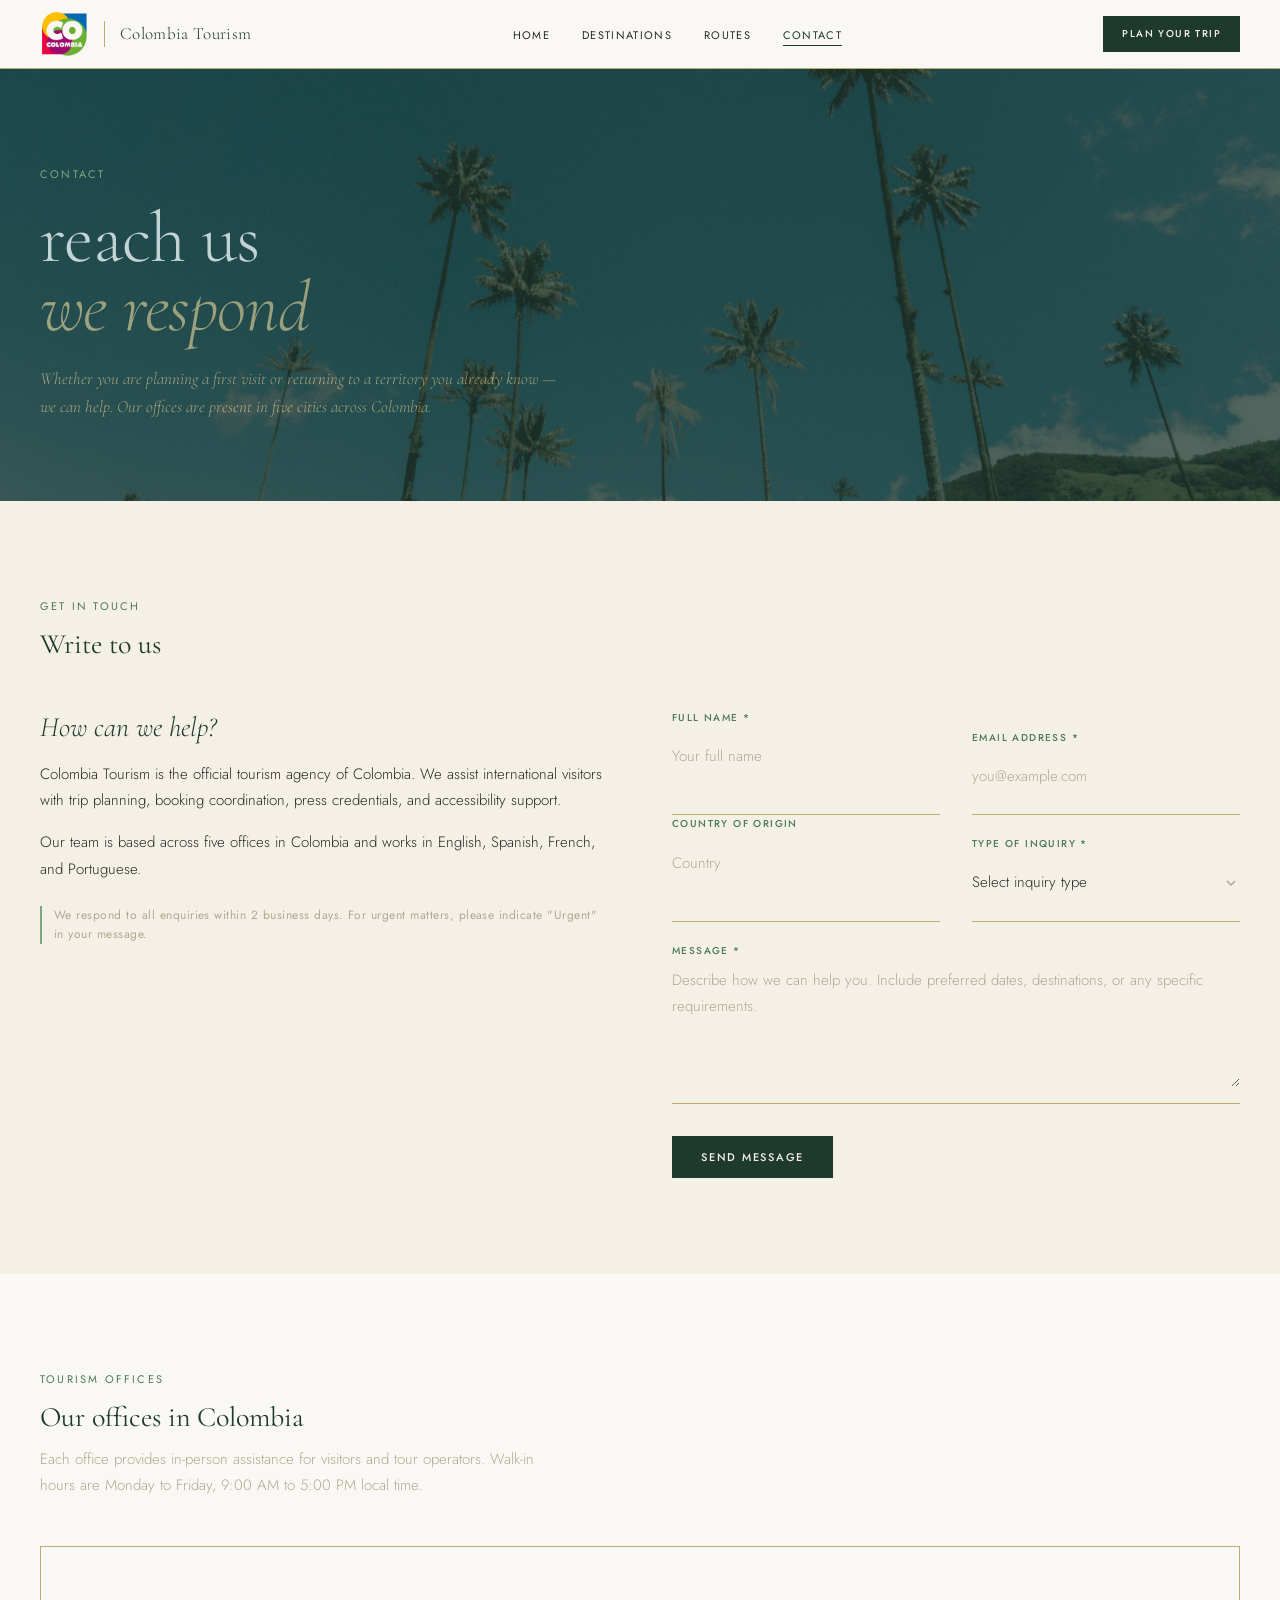
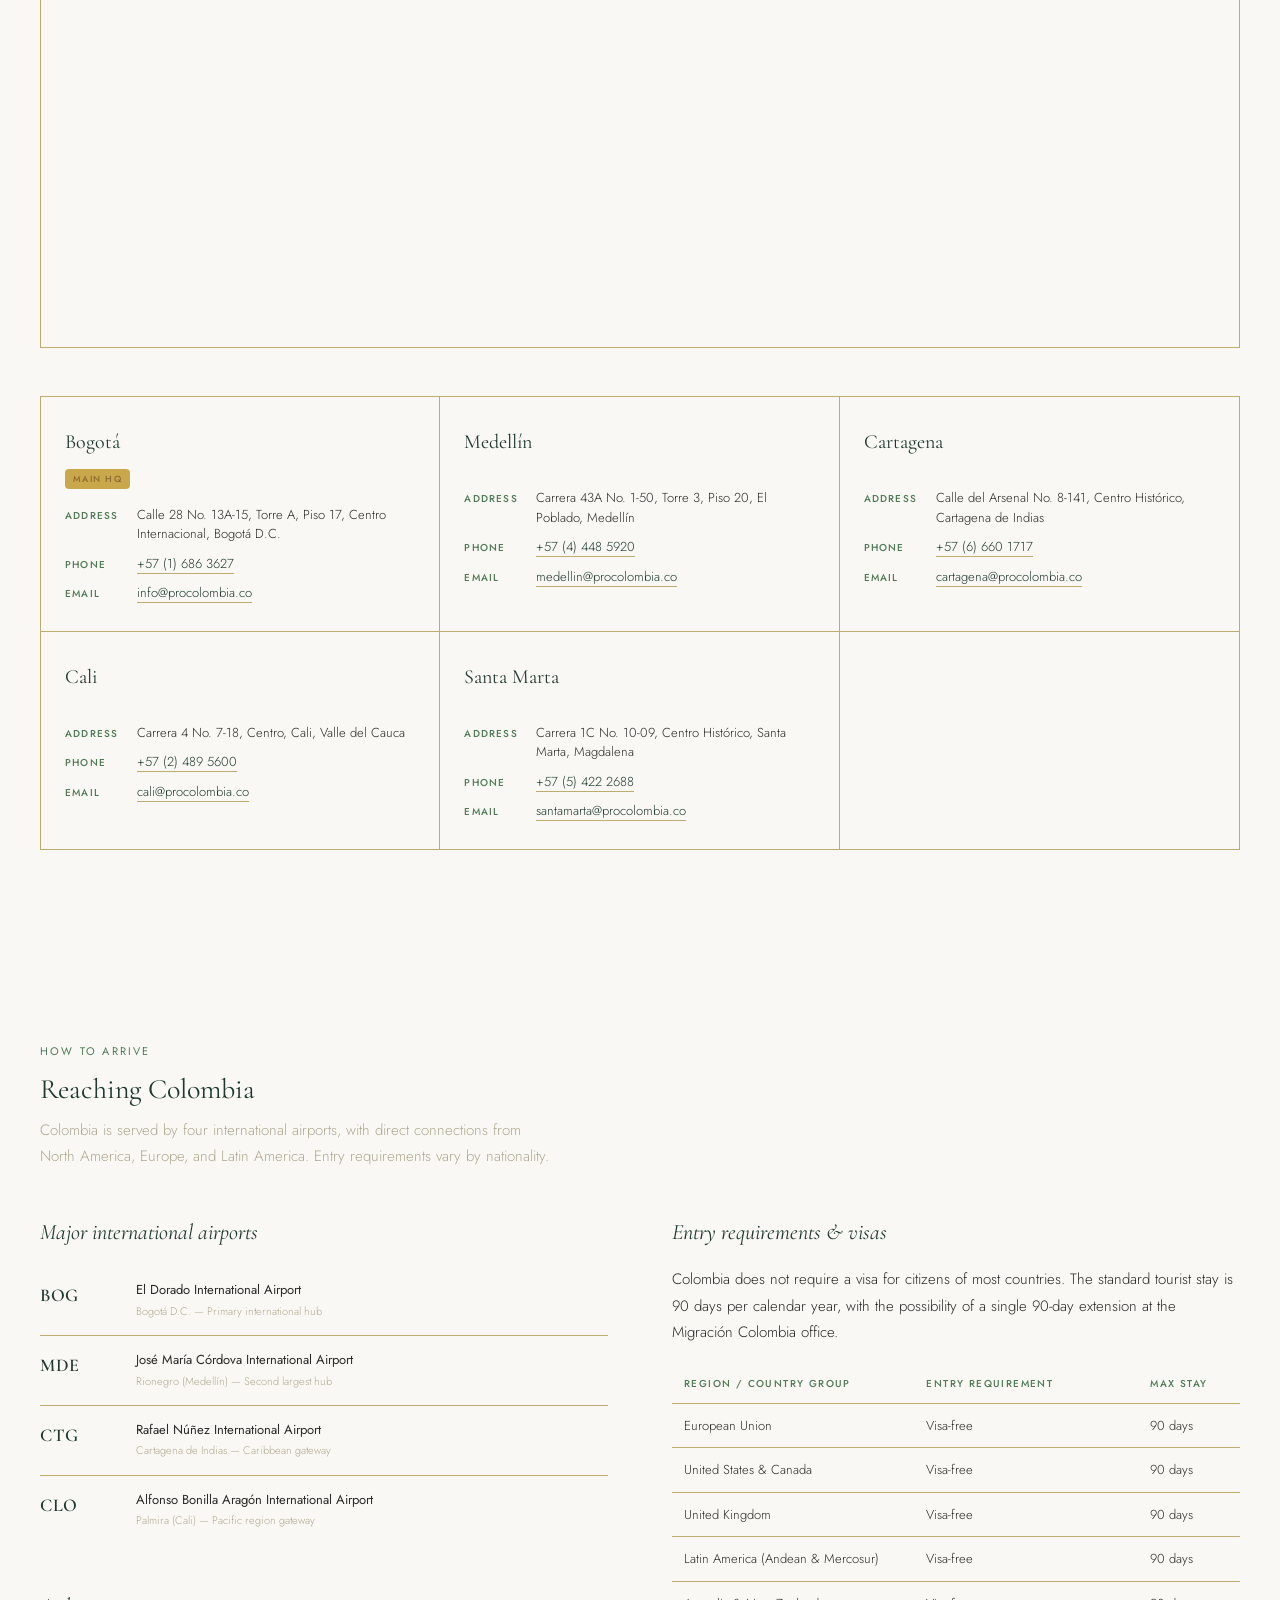
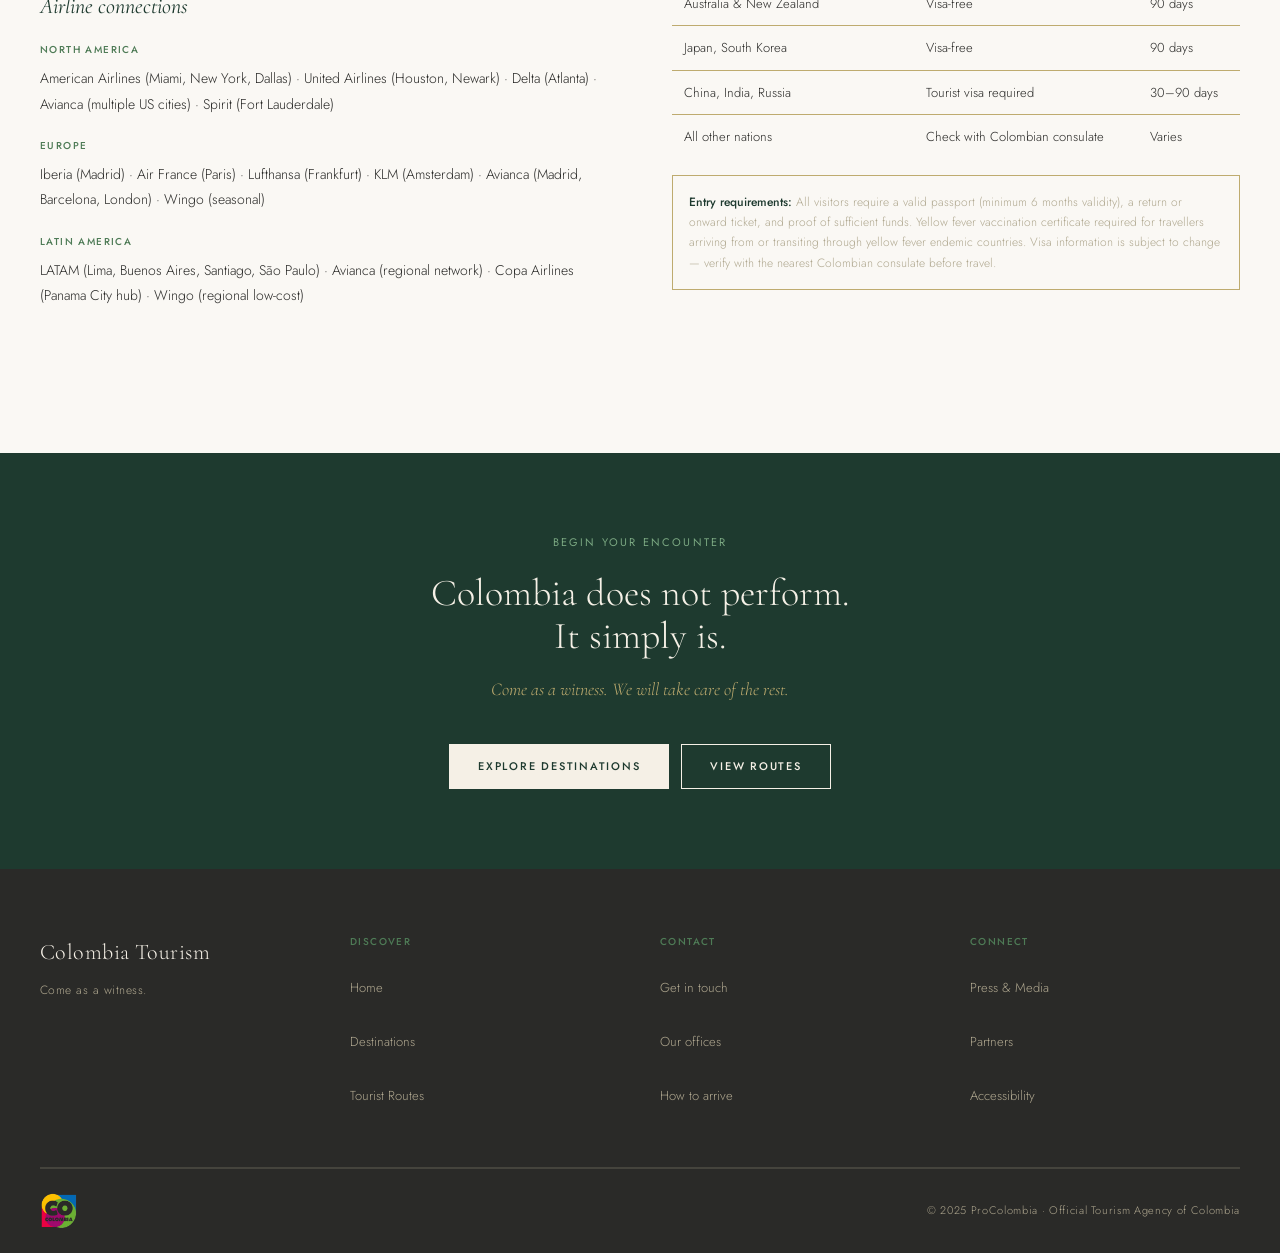
<file: contact.html>
<!DOCTYPE html>
<html lang="en">
<head>
<meta charset="UTF-8" />
<meta name="viewport" content="width=device-width, initial-scale=1.0" />
<title>Contact — CO Colombia Official Tourism</title>
<meta name="description" content="Contact Colombia's official tourism agency. Find our offices, plan your trip, and get practical travel information." />
<link rel="stylesheet" href="styles.css" />
</head>
<body>
<a href="#main" class="skip-link">Skip to main content</a>

<!-- Navigation -->
<nav class="site-nav" role="navigation" aria-label="Main navigation">
  <div class="nav-inner">
    <a href="index.html" class="nav-logo" aria-label="CO Colombia — Home">
      <img src="assets/Colombia_Marca.png" alt="CO Colombia official logo" />
      <div class="nav-logo-sep" aria-hidden="true"></div>
      <span class="nav-brand">Colombia Tourism</span>
    </a>
    <ul class="nav-links" role="list">
      <li><a href="index.html">Home</a></li>
      <li><a href="destinations.html">Destinations</a></li>
      <li><a href="routes.html">Routes</a></li>
      <li><a href="contact.html" aria-current="page">Contact</a></li>
    </ul>
    <a href="contact.html" class="nav-cta">Plan your trip</a>
    <label for="nav-toggle-c" class="nav-hamburger" aria-label="Toggle menu">
      <span></span><span></span><span></span>
    </label>
  </div>
  <input type="checkbox" id="nav-toggle-c" class="nav-toggle-input">
  <div class="nav-mobile-menu" id="mobile-menu-c" role="menu">
    <a href="index.html" role="menuitem">Home</a>
    <a href="destinations.html" role="menuitem">Destinations</a>
    <a href="routes.html" role="menuitem">Routes</a>
    <a href="contact.html" role="menuitem">Contact</a>
  </div>
</nav>

<main id="main">

<!-- Page hero -->
<header class="page-hero" aria-label="Contact page header">
  <div class="page-hero-bg" style="background-image:url('assets/photos/fondo_palmas_montanas.jpg'); background-position:center 60%; opacity:0.25;" aria-hidden="true"></div>
  <div class="container">
    <span class="eyebrow" style="color:var(--mist); margin-bottom:20px; position:relative; z-index:1;">Contact</span>
    <h1 class="page-hero-title">reach us<br/><em>we respond</em></h1>
    <p class="page-hero-sub">Whether you are planning a first visit or returning to a territory you already know — we can help. Our offices are present in five cities across Colombia.</p>
  </div>
</header>

<!-- ═══════════════════════════════════════════
     SECTION 1 — Contact Form
═══════════════════════════════════════════ -->
<section class="contact-section" aria-labelledby="form-heading" id="form">
  <div class="container">
    <span class="eyebrow">Get in touch</span>
    <h2 id="form-heading">Write to us</h2>

    <div class="form-grid">

      <aside class="form-aside">
        <h3>How can we help?</h3>
        <p>Colombia Tourism is the official tourism agency of Colombia. We assist international visitors with trip planning, booking coordination, press credentials, and accessibility support.</p>
        <p>Our team is based across five offices in Colombia and works in English, Spanish, French, and Portuguese.</p>
        <div class="response-note">
          We respond to all enquiries within 2 business days. For urgent matters, please indicate "Urgent" in your message.
        </div>
      </aside>

      <form class="contact-form" id="contact-form" aria-label="Contact form">

        <div class="form-row-two">
          <div class="field-group">
            <label class="field-label" for="full-name">Full name <span aria-hidden="true">*</span></label>
            <input class="field-input" type="text" id="full-name" name="full-name" autocomplete="name" placeholder="Your full name" required aria-required="true" minlength="2" />
          </div>
          <div class="field-group">
            <label class="field-label" for="email">Email address <span aria-hidden="true">*</span></label>
            <input class="field-input" type="email" id="email" name="email" autocomplete="email" placeholder="you@example.com" required aria-required="true" />
          </div>
        </div>

        <div class="form-row-two">
          <div class="field-group">
            <label class="field-label" for="country">Country of origin</label>
            <input class="field-input" type="text" id="country" name="country" autocomplete="country-name" placeholder="Country" />
          </div>
          <div class="field-group">
            <label class="field-label" for="inquiry-type">Type of inquiry <span aria-hidden="true">*</span></label>
            <select class="field-input" id="inquiry-type" name="inquiry-type" required aria-required="true">
              <option value="" disabled selected>Select inquiry type</option>
              <option value="general">General information</option>
              <option value="booking">Booking assistance</option>
              <option value="press">Press &amp; media</option>
              <option value="accessibility">Accessibility requests</option>
              <option value="other">Other</option>
            </select>
          </div>
        </div>

        <div class="field-group">
          <label class="field-label" for="message">Message <span aria-hidden="true">*</span></label>
          <textarea class="field-textarea" id="message" name="message" placeholder="Describe how we can help you. Include preferred dates, destinations, or any specific requirements." required aria-required="true" minlength="20"></textarea>
        </div>

        <div class="form-submit-row">
          <button type="submit" class="btn btn-primary">Send message</button>
        </div>

      </form>
    </div>
  </div>
</section>

<!-- ═══════════════════════════════════════════
     SECTION 2 — Offices
═══════════════════════════════════════════ -->
<section class="contact-section" aria-labelledby="offices-heading" id="offices">
  <div class="container">
    <span class="eyebrow">Tourism offices</span>
    <h2 id="offices-heading">Our offices in Colombia</h2>
    <p style="max-width:520px; margin-top:12px; color:var(--stone);">Each office provides in-person assistance for visitors and tour operators. Walk-in hours are Monday to Friday, 9:00 AM to 5:00 PM local time.</p>

    <!-- OpenStreetMap centred on Colombia -->
    <div class="map-container" aria-label="Map of Colombia showing office locations">
      <iframe
        src="https://www.openstreetmap.org/export/embed.html?bbox=-80.0%2C-5.0%2C-65.0%2C13.0&layer=mapnik&marker=4.6097%2C-74.0817"
        title="Map of Colombia — OpenStreetMap"
        loading="lazy"
        aria-label="Interactive map centred on Colombia"
      ></iframe>
    </div>

    <div class="offices-grid" role="list" aria-label="Office locations">

      <div class="office-card" role="listitem">
        <div class="office-city">Bogotá</div>
        <span class="office-badge">Main HQ</span>
        <div class="data-record">
          <div class="data-row"><span class="data-key">Address</span><span class="data-val">Calle 28 No. 13A-15, Torre A, Piso 17, Centro Internacional, Bogotá D.C.</span></div>
          <div class="data-row"><span class="data-key">Phone</span><span class="data-val"><a href="tel:+5716863627">+57 (1) 686 3627</a></span></div>
          <div class="data-row"><span class="data-key">Email</span><span class="data-val"><a href="mailto:info@procolombia.co">info@procolombia.co</a></span></div>
        </div>
      </div>

      <div class="office-card" role="listitem">
        <div class="office-city">Medellín</div>
        <div class="data-record" style="margin-top:28px;">
          <div class="data-row"><span class="data-key">Address</span><span class="data-val">Carrera 43A No. 1-50, Torre 3, Piso 20, El Poblado, Medellín</span></div>
          <div class="data-row"><span class="data-key">Phone</span><span class="data-val"><a href="tel:+5744485920">+57 (4) 448 5920</a></span></div>
          <div class="data-row"><span class="data-key">Email</span><span class="data-val"><a href="mailto:medellin@procolombia.co">medellin@procolombia.co</a></span></div>
        </div>
      </div>

      <div class="office-card" role="listitem">
        <div class="office-city">Cartagena</div>
        <div class="data-record" style="margin-top:28px;">
          <div class="data-row"><span class="data-key">Address</span><span class="data-val">Calle del Arsenal No. 8-141, Centro Histórico, Cartagena de Indias</span></div>
          <div class="data-row"><span class="data-key">Phone</span><span class="data-val"><a href="tel:+5766601717">+57 (6) 660 1717</a></span></div>
          <div class="data-row"><span class="data-key">Email</span><span class="data-val"><a href="mailto:cartagena@procolombia.co">cartagena@procolombia.co</a></span></div>
        </div>
      </div>

      <div class="office-card" role="listitem">
        <div class="office-city">Cali</div>
        <div class="data-record" style="margin-top:28px;">
          <div class="data-row"><span class="data-key">Address</span><span class="data-val">Carrera 4 No. 7-18, Centro, Cali, Valle del Cauca</span></div>
          <div class="data-row"><span class="data-key">Phone</span><span class="data-val"><a href="tel:+5724895600">+57 (2) 489 5600</a></span></div>
          <div class="data-row"><span class="data-key">Email</span><span class="data-val"><a href="mailto:cali@procolombia.co">cali@procolombia.co</a></span></div>
        </div>
      </div>

      <div class="office-card" role="listitem">
        <div class="office-city">Santa Marta</div>
        <div class="data-record" style="margin-top:28px;">
          <div class="data-row"><span class="data-key">Address</span><span class="data-val">Carrera 1C No. 10-09, Centro Histórico, Santa Marta, Magdalena</span></div>
          <div class="data-row"><span class="data-key">Phone</span><span class="data-val"><a href="tel:+5754222688">+57 (5) 422 2688</a></span></div>
          <div class="data-row"><span class="data-key">Email</span><span class="data-val"><a href="mailto:santamarta@procolombia.co">santamarta@procolombia.co</a></span></div>
        </div>
      </div>

    </div>
  </div>
</section>

<!-- ═══════════════════════════════════════════
     SECTION 3 — How to reach Colombia
═══════════════════════════════════════════ -->
<section class="travel-section" aria-labelledby="travel-heading" id="travel">
  <div class="container">
    <span class="eyebrow">How to arrive</span>
    <h2 id="travel-heading">Reaching Colombia</h2>
    <p style="max-width:520px; margin-top:12px; color:var(--stone);">Colombia is served by four international airports, with direct connections from North America, Europe, and Latin America. Entry requirements vary by nationality.</p>

    <div class="travel-grid">

      <!-- Left column -->
      <div>

        <!-- Airports -->
        <div class="travel-block">
          <h3>Major international airports</h3>
          <ul class="airport-list" aria-label="Major airports in Colombia">
            <li class="airport-item">
              <div>
                <div class="airport-code">BOG</div>
              </div>
              <div>
                <div class="airport-name">El Dorado International Airport</div>
                <div class="airport-city">Bogotá D.C. — Primary international hub</div>
              </div>
            </li>
            <li class="airport-item">
              <div>
                <div class="airport-code">MDE</div>
              </div>
              <div>
                <div class="airport-name">José María Córdova International Airport</div>
                <div class="airport-city">Rionegro (Medellín) — Second largest hub</div>
              </div>
            </li>
            <li class="airport-item">
              <div>
                <div class="airport-code">CTG</div>
              </div>
              <div>
                <div class="airport-name">Rafael Núñez International Airport</div>
                <div class="airport-city">Cartagena de Indias — Caribbean gateway</div>
              </div>
            </li>
            <li class="airport-item">
              <div>
                <div class="airport-code">CLO</div>
              </div>
              <div>
                <div class="airport-name">Alfonso Bonilla Aragón International Airport</div>
                <div class="airport-city">Palmira (Cali) — Pacific region gateway</div>
              </div>
            </li>
          </ul>
        </div>

        <!-- Airlines -->
        <div class="travel-block">
          <h3>Airline connections</h3>

          <div class="airline-region">
            <span class="airline-region-name">North America</span>
            <div class="airline-list">
              American Airlines (Miami, New York, Dallas) &middot; United Airlines (Houston, Newark) &middot; Delta (Atlanta) &middot; Avianca (multiple US cities) &middot; Spirit (Fort Lauderdale)
            </div>
          </div>

          <div class="airline-region">
            <span class="airline-region-name">Europe</span>
            <div class="airline-list">
              Iberia (Madrid) &middot; Air France (Paris) &middot; Lufthansa (Frankfurt) &middot; KLM (Amsterdam) &middot; Avianca (Madrid, Barcelona, London) &middot; Wingo (seasonal)
            </div>
          </div>

          <div class="airline-region">
            <span class="airline-region-name">Latin America</span>
            <div class="airline-list">
              LATAM (Lima, Buenos Aires, Santiago, São Paulo) &middot; Avianca (regional network) &middot; Copa Airlines (Panama City hub) &middot; Wingo (regional low-cost)
            </div>
          </div>
        </div>

      </div>

      <!-- Right column: Visas -->
      <div>
        <div class="travel-block">
          <h3>Entry requirements &amp; visas</h3>

          <p style="margin-bottom:20px;">Colombia does not require a visa for citizens of most countries. The standard tourist stay is 90 days per calendar year, with the possibility of a single 90-day extension at the Migración Colombia office.</p>

          <table class="visa-table" aria-label="Visa requirements by region">
            <thead>
              <tr>
                <th scope="col">Region / Country group</th>
                <th scope="col">Entry requirement</th>
                <th scope="col">Max stay</th>
              </tr>
            </thead>
            <tbody>
              <tr>
                <td>European Union</td>
                <td>Visa-free</td>
                <td>90 days</td>
              </tr>
              <tr>
                <td>United States &amp; Canada</td>
                <td>Visa-free</td>
                <td>90 days</td>
              </tr>
              <tr>
                <td>United Kingdom</td>
                <td>Visa-free</td>
                <td>90 days</td>
              </tr>
              <tr>
                <td>Latin America (Andean &amp; Mercosur)</td>
                <td>Visa-free</td>
                <td>90 days</td>
              </tr>
              <tr>
                <td>Australia &amp; New Zealand</td>
                <td>Visa-free</td>
                <td>90 days</td>
              </tr>
              <tr>
                <td>Japan, South Korea</td>
                <td>Visa-free</td>
                <td>90 days</td>
              </tr>
              <tr>
                <td>China, India, Russia</td>
                <td>Tourist visa required</td>
                <td>30–90 days</td>
              </tr>
              <tr>
                <td>All other nations</td>
                <td>Check with Colombian consulate</td>
                <td>Varies</td>
              </tr>
            </tbody>
          </table>

          <div class="visa-note" role="note">
            <strong style="font-weight:500; color:var(--forest);">Entry requirements:</strong> All visitors require a valid passport (minimum 6 months validity), a return or onward ticket, and proof of sufficient funds. Yellow fever vaccination certificate required for travellers arriving from or transiting through yellow fever endemic countries. Visa information is subject to change — verify with the nearest Colombian consulate before travel.
          </div>
        </div>
      </div>

    </div>
  </div>
</section>

<!-- CTA band -->
<section style="background:var(--forest); padding:80px 0; text-align:center;" aria-label="Call to action">
  <div class="container">
    <span class="eyebrow" style="color:var(--mist); margin-bottom:20px;">Begin your encounter</span>
    <h2 style="font-family:var(--font-display); font-weight:300; font-size:38px; color:var(--cream); margin-bottom:16px; text-wrap:pretty;">Colombia does not perform.<br/>It simply is.</h2>
    <p style="color:var(--sand); max-width:440px; margin:0 auto 40px; font-style:italic; font-family:var(--font-display); font-size:18px; line-height:1.6;">Come as a witness. We will take care of the rest.</p>
    <div style="display:flex; gap:12px; justify-content:center; flex-wrap:wrap;">
      <a href="destinations.html" class="btn btn-inv">Explore destinations</a>
      <a href="routes.html" class="btn btn-outline-inv">View routes</a>
    </div>
  </div>
</section>

</main>

<!-- Footer -->
<footer class="site-footer" aria-label="Site footer">
  <div class="footer-inner">
    <div class="footer-top">
      <div>
        <div class="footer-brand-name">Colombia Tourism</div>
        <div class="footer-tagline">Come as a witness.</div>
      </div>
      <nav aria-label="Footer navigation">
        <span class="footer-col-label">Discover</span>
        <ul class="footer-links">
          <li><a href="index.html">Home</a></li>
          <li><a href="destinations.html">Destinations</a></li>
          <li><a href="routes.html">Tourist Routes</a></li>
        </ul>
      </nav>
      <nav aria-label="Footer contact links">
        <span class="footer-col-label">Contact</span>
        <ul class="footer-links">
          <li><a href="contact.html">Get in touch</a></li>
          <li><a href="#offices">Our offices</a></li>
          <li><a href="#travel">How to arrive</a></li>
        </ul>
      </nav>
      <div>
        <span class="footer-col-label">Connect</span>
        <ul class="footer-links">
          <li><a href="#form">Press &amp; Media</a></li>
          <li><a href="#form">Partners</a></li>
          <li><a href="#form">Accessibility</a></li>
        </ul>
      </div>
    </div>
    <div class="footer-bottom-bar">
      <img src="assets/Colombia_Marca.png" alt="CO Colombia — Official Tourism" />
      <span class="footer-copy">&copy; 2025 ProColombia &middot; Official Tourism Agency of Colombia</span>
    </div>
  </div>
</footer>

</body>
</html>
</file>
<file: styles.css>
/* CO Colombia — Official Tourism Website — All Styles */
@import url('https://fonts.googleapis.com/css2?family=Cormorant+Garamond:ital,wght@0,300;0,400;0,600;1,300;1,400;1,600&family=Jost:wght@300;400;500&display=swap');

/* ── Reset ── */
*, *::before, *::after { box-sizing: border-box; margin: 0; padding: 0; }

/* ── Tokens ── */
:root {
  --forest:     #1E3A2F;
  --accent:     #2D5C3A;
  --sage:       #4E7B56;
  --mist:       #7BA882;
  --warm-white: #FAF8F4;
  --cream:      #F5F0E6;
  --sand:       #beab6f;
  --stone:      #B0A890;
  --charcoal:   #2A2A28;
  --gold:       #8B6B2E;
  --gold-light: #C9A84C;
  --font-display: 'Cormorant Garamond', Georgia, serif;
  --font-body:    'Jost', Helvetica, sans-serif;
  --max-w: 1280px;
}

body {
  background: var(--warm-white);
  font-family: var(--font-body);
  font-weight: 300;
  font-size: 15px;
  line-height: 1.75;
  color: var(--charcoal);
  -webkit-font-smoothing: antialiased;
}

/* ── Skip link ── */
.skip-link {
  position: absolute;
  top: -100%;
  left: 0;
  background: var(--forest);
  color: var(--cream);
  padding: 8px 16px;
  font-family: var(--font-body);
  font-size: 12px;
  font-weight: 500;
  letter-spacing: 0.12em;
  text-transform: uppercase;
  text-decoration: none;
  z-index: 9999;
}
.skip-link:focus { top: 0; }

/* ── Focus ring ── */
:focus-visible {
  outline: 2px solid var(--sage);
  outline-offset: 3px;
}

/* ── Typography ── */
h1 { font-family: var(--font-display); font-weight: 300; font-size: 38px; line-height: 1.05; color: var(--forest); text-wrap: pretty; }
h2 { font-family: var(--font-display); font-weight: 400; font-size: 28px; line-height: 1.15; color: var(--forest); text-wrap: pretty; }
h3 { font-family: var(--font-display); font-weight: 400; font-style: italic; font-size: 19px; line-height: 1.3; color: var(--forest); }
p { font-family: var(--font-body); font-weight: 300; font-size: 15px; line-height: 1.75; color: var(--charcoal); }

.eyebrow {
  font-family: var(--font-body);
  font-weight: 400;
  font-size: 11px;
  letter-spacing: 0.20em;
  text-transform: uppercase;
  color: var(--sage);
  margin-bottom: 12px;
  display: block;
}

/* ── Buttons ── */
.btn {
  display: inline-block;
  font-family: var(--font-body);
  font-weight: 500;
  font-size: 11px;
  letter-spacing: 0.16em;
  text-transform: uppercase;
  text-decoration: none;
  cursor: pointer;
  border-radius: 0;
  transition: background 0.2s, color 0.2s, border-color 0.2s;
  padding: 12px 28px;
  border: none;
}
.btn-primary { background: var(--forest); color: var(--cream); border: 1px solid var(--forest); }
.btn-primary:hover { background: var(--accent); border-color: var(--accent); }
.btn-secondary { background: transparent; color: var(--forest); border: 1px solid var(--forest); }
.btn-secondary:hover { background: var(--forest); color: var(--cream); }
.btn-inv { background: var(--cream); color: var(--forest); border: 1px solid var(--cream); }
.btn-inv:hover { background: var(--sand); border-color: var(--sand); }
.btn-outline-inv { background: transparent; color: var(--cream); border: 1px solid var(--cream); }
.btn-outline-inv:hover { background: rgba(245,240,230,0.1); }

/* ── Layout ── */
.container { max-width: var(--max-w); margin: 0 auto; padding: 0 40px; }
.section-pad { padding: 96px 0; }
.section-pad-sm { padding: 64px 0; }

/* ── Ornament divider ── */
.ornament {
  display: flex;
  align-items: center;
  gap: 16px;
  margin: 48px 0;
}
.ornament::before, .ornament::after {
  content: '';
  flex: 1;
  height: 0.5px;
  background: var(--sand);
}
.ornament-diamond {
  width: 6px;
  height: 6px;
  border: 1px solid var(--mist);
  transform: rotate(45deg);
  flex-shrink: 0;
}

/* ── Image placeholder ── */
.img-placeholder {
  background: linear-gradient(135deg, var(--forest) 0%, var(--accent) 60%, var(--sage) 100%);
  display: flex;
  align-items: center;
  justify-content: center;
  text-align: center;
  padding: 24px;
}
.img-placeholder em {
  font-family: var(--font-display);
  font-style: italic;
  font-weight: 300;
  font-size: 14px;
  color: rgba(245,240,230,0.7);
  line-height: 1.5;
  max-width: 200px;
}

/* ── Navigation ── */
.site-nav {
  background: var(--warm-white);
  border-bottom: 0.5px solid var(--sand);
  position: sticky;
  top: 0;
  z-index: 200;
}
.nav-inner {
  max-width: var(--max-w);
  margin: 0 auto;
  padding: 0 40px;
  display: flex;
  align-items: center;
  justify-content: space-between;
  height: 68px;
}
.nav-logo {
  display: flex;
  align-items: center;
  gap: 16px;
  text-decoration: none;
}
.nav-logo img { height: 46px; width: auto; }
.nav-logo-sep { width: 0.5px; height: 26px; background: var(--sand); }
.nav-brand {
  font-family: var(--font-display);
  font-weight: 300;
  font-size: 17px;
  color: var(--forest);
  letter-spacing: 0.02em;
}
.nav-links {
  display: flex;
  gap: 32px;
  align-items: center;
  list-style: none;
}
.nav-links a {
  font-family: var(--font-body);
  font-weight: 400;
  font-size: 11px;
  letter-spacing: 0.12em;
  text-transform: uppercase;
  color: var(--charcoal);
  text-decoration: none;
  border-bottom: 1px solid transparent;
  padding-bottom: 2px;
  transition: color 0.2s, border-color 0.2s;
}
.nav-links a:hover, .nav-links a[aria-current="page"] {
  color: var(--forest);
  border-bottom-color: var(--forest);
}
.nav-cta {
  background: var(--forest);
  color: var(--cream);
  border: 1px solid var(--forest);
  padding: 8px 18px;
  font-family: var(--font-body);
  font-weight: 500;
  font-size: 10px;
  letter-spacing: 0.14em;
  text-transform: uppercase;
  text-decoration: none;
  transition: background 0.2s;
  border-radius: 0;
  white-space: nowrap;
}
.nav-cta:hover { background: var(--accent); border-color: var(--accent); }

/* Hamburger */
.nav-toggle-input { display: none; }
.nav-hamburger {
  display: none;
  background: none;
  border: none;
  cursor: pointer;
  padding: 8px;
  flex-direction: column;
  gap: 5px;
}
.nav-hamburger span {
  display: block;
  width: 22px;
  height: 1px;
  background: var(--forest);
  transition: all 0.2s;
}
.nav-mobile-menu {
  display: none;
  flex-direction: column;
  background: var(--warm-white);
  border-top: 0.5px solid var(--sand);
  padding: 16px 40px 24px;
  gap: 16px;
}
.nav-mobile-menu a {
  font-family: var(--font-body);
  font-size: 13px;
  font-weight: 400;
  letter-spacing: 0.10em;
  text-transform: uppercase;
  color: var(--charcoal);
  text-decoration: none;
  padding: 10px 0;
  border-bottom: 0.5px solid var(--sand);
  min-height: 44px;
  display: flex;
  align-items: center;
}
.nav-mobile-menu a:hover { color: var(--forest); }
.nav-toggle-input:checked ~ .nav-mobile-menu { display: flex; }

/* ── Footer ── */
.site-footer { background: var(--charcoal); padding: 64px 0 0; }
.footer-inner { max-width: var(--max-w); margin: 0 auto; padding: 0 40px; }
.footer-top {
  display: grid;
  grid-template-columns: 1fr 1fr 1fr 1fr;
  gap: 40px;
  padding-bottom: 48px;
  border-bottom: 0.5px solid rgba(176,168,144,0.2);
}
.footer-brand-name {
  font-family: var(--font-display);
  font-weight: 300;
  font-size: 22px;
  color: var(--cream);
  letter-spacing: 0.02em;
  margin-bottom: 8px;
}
.footer-tagline {
  font-size: 12px;
  font-weight: 300;
  color: var(--stone);
  letter-spacing: 0.04em;
}
.footer-col-label {
  font-size: 10px;
  font-weight: 500;
  letter-spacing: 0.14em;
  text-transform: uppercase;
  color: var(--sage);
  margin-bottom: 16px;
  display: block;
}
.footer-links { list-style: none; display: flex; flex-direction: column; gap: 10px; }
.footer-links a {
  font-size: 13px;
  font-weight: 300;
  color: var(--stone);
  text-decoration: none;
  transition: color 0.2s;
  min-height: 44px;
  display: flex;
  align-items: center;
}
.footer-links a:hover { color: var(--cream); }
.footer-bottom-bar {
  display: flex;
  align-items: center;
  justify-content: space-between;
  padding: 24px 0;
  border-top: 0.5px solid rgba(176,168,144,0.2);
}
.footer-bottom-bar img { height: 36px; }
.footer-copy {
  font-size: 11px;
  font-weight: 300;
  color: var(--stone);
  letter-spacing: 0.06em;
}

/* ── Tag pills ── */
.tag {
  display: inline-block;
  font-family: var(--font-body);
  font-size: 11px;
  font-weight: 400;
  letter-spacing: 0.08em;
  color: var(--forest);
  border: 0.5px solid var(--mist);
  padding: 4px 10px;
  border-radius: 4px;
}

/* ── Key info strip ── */
.info-strip {
  display: flex;
  flex-wrap: wrap;
  gap: 0;
  border: 0.5px solid var(--sand);
  margin: 32px 0;
}
.info-cell {
  flex: 1;
  min-width: 140px;
  padding: 16px 20px;
  border-right: 0.5px solid var(--sand);
}
.info-cell:last-child { border-right: none; }
.info-cell-label {
  font-size: 10px;
  font-weight: 500;
  letter-spacing: 0.14em;
  text-transform: uppercase;
  color: var(--sage);
  margin-bottom: 4px;
}
.info-cell-value {
  font-family: var(--font-display);
  font-size: 16px;
  font-weight: 400;
  color: var(--forest);
}

/* ── Global responsive ── */
@media (max-width: 768px) {
  .container { padding: 0 20px; }
  .section-pad { padding: 64px 0; }
  .nav-links, .nav-cta { display: none; }
  .nav-hamburger { display: flex; }
  .nav-inner { padding: 0 20px; }
  .nav-mobile-menu { padding: 16px 20px 24px; }
  h1 { font-size: 30px; }
  h2 { font-size: 24px; }
  .footer-top { grid-template-columns: 1fr 1fr; gap: 32px; }
  .footer-bottom-bar { padding: 16px 0; }
  .info-strip { flex-direction: column; }
  .info-cell { border-right: none; border-bottom: 0.5px solid var(--sand); }
  .info-cell:last-child { border-bottom: none; }
}

@media (max-width: 375px) {
  .footer-top { grid-template-columns: 1fr; }
}


/* ════════════════════════════════════════════════════════
   INDEX PAGE
════════════════════════════════════════════════════════ */

/* ── Hero ── */
.hero {
  min-height: 80vh;
  background: var(--forest);
  background-image: url('assets/photos/fondo_palmas_montanas.jpg');
  background-size: cover;
  background-position: center 40%;
  position: relative;
  display: flex;
  flex-direction: column;
  justify-content: center;
}
.hero-overlay {
  position: absolute;
  inset: 0;
  background: rgba(30,58,47,0.72);
}
.hero-content {
  position: relative;
  z-index: 1;
  max-width: var(--max-w);
  margin: 0 auto;
  padding: 0 40px;
}
.hero-eyebrow {
  font-family: var(--font-body);
  font-size: 11px;
  font-weight: 400;
  letter-spacing: 0.20em;
  text-transform: uppercase;
  color: var(--mist);
  margin-bottom: 24px;
  display: block;
}
.hero-title {
  font-family: var(--font-display);
  font-weight: 300;
  line-height: 0.95;
  letter-spacing: -0.01em;
  margin-bottom: 28px;
}
.hero-title .line1 {
  display: block;
  font-size: clamp(52px, 8vw, 88px);
  color: var(--cream);
}
.hero-title .line2 {
  display: block;
  font-size: clamp(52px, 8vw, 88px);
  font-style: italic;
  color: var(--sand);
}
.hero-sub {
  font-family: var(--font-display);
  font-style: italic;
  font-weight: 300;
  font-size: 18px;
  color: var(--sand);
  line-height: 1.6;
  max-width: 440px;
  margin-bottom: 40px;
}
.hero-btns { display: flex; gap: 12px; flex-wrap: wrap; }

/* ── Stats bar ── */
.stats-bar {
  border-top: 0.5px solid var(--sand);
  border-bottom: 0.5px solid var(--sand);
}
.stats-inner {
  display: flex;
  max-width: var(--max-w);
  margin: 0 auto;
}
.stat-cell {
  flex: 1;
  padding: 28px 24px;
  text-align: center;
  border-right: 0.5px solid var(--sand);
}
.stat-cell:last-child { border-right: none; }
.stat-num {
  font-family: var(--font-display);
  font-weight: 300;
  font-size: 42px;
  color: var(--forest);
  line-height: 1;
  display: block;
}
.stat-label {
  font-size: 10px;
  font-weight: 500;
  letter-spacing: 0.14em;
  text-transform: uppercase;
  color: var(--stone);
  margin-top: 8px;
  display: block;
}

/* ── Introduction ── */
.intro-grid {
  display: grid;
  grid-template-columns: 1fr 1fr;
  gap: 80px;
  align-items: start;
}
.intro-facts {
  margin-top: 40px;
  border: 0.5px solid var(--sand);
}
.facts-title {
  font-size: 10px;
  font-weight: 500;
  letter-spacing: 0.14em;
  text-transform: uppercase;
  color: var(--sage);
  padding: 12px 20px;
  border-bottom: 0.5px solid var(--sand);
}
.fact-row {
  display: flex;
  border-bottom: 0.5px solid var(--sand);
  padding: 12px 20px;
  gap: 16px;
}
.fact-row:last-child { border-bottom: none; }
.fact-key {
  font-size: 11px;
  font-weight: 500;
  letter-spacing: 0.08em;
  text-transform: uppercase;
  color: var(--stone);
  width: 130px;
  flex-shrink: 0;
}
.fact-val {
  font-family: var(--font-display);
  font-size: 15px;
  font-weight: 400;
  color: var(--forest);
}
.intro-image {
  position: relative;
  border: 0.5px solid var(--sand);
  overflow: hidden;
  height: 520px;
}
.intro-image img {
  width: 100%;
  height: 100%;
  object-fit: cover;
  display: block;
}
.intro-image-overlay {
  position: absolute;
  inset: 0;
  background: linear-gradient(to top, rgba(30,58,47,0.6) 0%, transparent 55%);
}
.intro-image-caption {
  position: absolute;
  bottom: 28px;
  left: 28px;
  right: 28px;
  border-left: 2px solid var(--mist);
  padding-left: 16px;
}
.intro-image-caption em {
  font-family: var(--font-display);
  font-style: italic;
  font-weight: 300;
  font-size: 20px;
  color: var(--cream);
  line-height: 1.5;
  display: block;
}
.intro-image-caption small {
  font-size: 10px;
  font-weight: 500;
  letter-spacing: 0.14em;
  text-transform: uppercase;
  color: var(--sand);
  margin-top: 10px;
  display: block;
}

/* ── Destinations preview ── */
.dest-grid {
  display: grid;
  grid-template-columns: repeat(3, 1fr);
  gap: 16px;
  margin-top: 48px;
}
.dest-card {
  border: 0.5px solid var(--sand);
  background: var(--cream);
  text-decoration: none;
  display: block;
  transition: opacity 0.2s;
}
.dest-card:hover { opacity: 0.88; }
.dest-card-image {
  height: 220px;
  position: relative;
  overflow: hidden;
}
.dest-card-image img {
  width: 100%;
  height: 100%;
  object-fit: cover;
  display: block;
}
.dest-card-image .img-placeholder { height: 100%; }
.dest-card-image-overlay {
  position: absolute;
  inset: 0;
  background: linear-gradient(to top, rgba(30,58,47,0.75) 0%, transparent 55%);
}
.dest-card-region {
  position: absolute;
  top: 12px;
  left: 12px;
  font-size: 9px;
  font-weight: 400;
  letter-spacing: 0.16em;
  text-transform: uppercase;
  color: var(--mist);
}
.dest-card-name {
  position: absolute;
  bottom: 14px;
  left: 14px;
  right: 14px;
  font-family: var(--font-display);
  font-weight: 300;
  font-size: 22px;
  line-height: 1.1;
  color: var(--cream);
}
.dest-card-body {
  padding: 16px 16px 20px;
}
.dest-card-teaser {
  font-size: 13px;
  font-weight: 300;
  color: var(--charcoal);
  line-height: 1.6;
  margin-bottom: 14px;
}
.dest-card-link {
  font-size: 11px;
  font-weight: 500;
  letter-spacing: 0.12em;
  text-transform: uppercase;
  color: var(--sage);
  border-bottom: 1px solid var(--sage);
  padding-bottom: 2px;
  text-decoration: none;
  transition: color 0.2s, border-color 0.2s;
}
.dest-card-link:hover { color: var(--forest); border-bottom-color: var(--forest); }
.dest-view-all {
  margin-top: 32px;
  text-align: center;
}
.dest-view-all a {
  font-size: 12px;
  font-weight: 500;
  letter-spacing: 0.12em;
  text-transform: uppercase;
  color: var(--forest);
  text-decoration: none;
  border-bottom: 1px solid var(--sand);
  padding-bottom: 3px;
  transition: border-color 0.2s;
}
.dest-view-all a:hover { border-bottom-color: var(--forest); }

/* ── Routes preview ── */
.routes-section { background: var(--cream); }
.featured-route {
  border: 0.5px solid var(--sand);
  padding: 32px;
  margin-top: 40px;
  margin-bottom: 40px;
}
.featured-route-label {
  font-size: 10px;
  font-weight: 500;
  letter-spacing: 0.14em;
  text-transform: uppercase;
  color: var(--sage);
  margin-bottom: 8px;
}
.featured-route-name {
  font-family: var(--font-display);
  font-weight: 300;
  font-size: 28px;
  color: var(--forest);
  margin-bottom: 24px;
}
.route-timeline-h {
  display: flex;
  align-items: center;
  gap: 0;
  margin: 32px 0 24px;
  overflow-x: auto;
  padding-bottom: 8px;
}
.route-stop-pill {
  display: flex;
  flex-direction: column;
  align-items: center;
  gap: 8px;
  flex-shrink: 0;
}
.route-stop-time {
  font-size: 10px;
  font-weight: 500;
  letter-spacing: 0.08em;
  color: var(--sage);
  text-transform: uppercase;
}
.route-stop-dot {
  width: 10px;
  height: 10px;
  border-radius: 50%;
  background: var(--forest);
  border: 2px solid var(--cream);
  outline: 1px solid var(--forest);
  flex-shrink: 0;
}
.route-stop-name {
  font-family: var(--font-display);
  font-size: 13px;
  font-weight: 400;
  color: var(--forest);
  text-align: center;
  max-width: 100px;
}
.route-connector {
  flex: 1;
  height: 1px;
  background: var(--sand);
  min-width: 40px;
}
.route-flashcards {
  display: grid;
  grid-template-columns: repeat(3, 1fr);
  gap: 16px;
  margin-top: 16px;
}
.route-flashcard {
  border: 0.5px solid var(--sand);
  background: var(--warm-white);
  padding: 20px;
}
.route-flashcard-name {
  font-family: var(--font-display);
  font-weight: 400;
  font-size: 17px;
  color: var(--forest);
  margin-bottom: 12px;
}
.route-meta-row {
  display: flex;
  flex-wrap: wrap;
  gap: 8px;
  margin-bottom: 8px;
}
.route-meta-item {
  font-size: 11px;
  font-weight: 400;
  color: var(--stone);
  letter-spacing: 0.06em;
}
.route-meta-item strong {
  font-weight: 500;
  color: var(--forest);
}

/* ── History section ── */
.history-section { background: var(--forest); }
.history-inner {
  max-width: 720px;
  margin: 0 auto;
  padding: 96px 40px;
}
.history-eyebrow { color: var(--mist); margin-bottom: 24px; }
.history-h1 {
  font-family: var(--font-display);
  font-weight: 300;
  font-size: 38px;
  line-height: 1.05;
  color: var(--cream);
  margin-bottom: 40px;
  text-wrap: pretty;
}
.history-body { color: var(--sand); margin-bottom: 20px; }
.history-body:last-child { margin-bottom: 0; }

/* ── Index responsive ── */
@media (max-width: 768px) {
  .hero { min-height: 90vh; }
  .hero-content { padding: 0 20px; }
  .stats-inner { flex-wrap: wrap; }
  .stat-cell { min-width: 50%; border-bottom: 0.5px solid var(--sand); }
  .intro-grid { grid-template-columns: 1fr; gap: 40px; }
  .intro-image { height: 340px; }
  .dest-grid { grid-template-columns: 1fr; }
  .route-flashcards { grid-template-columns: 1fr; }
  .featured-route { padding: 20px; }
  .history-inner { padding: 64px 20px; }
  .hero-btns { flex-direction: column; }
  .hero-btns .btn { text-align: center; }
}

@media (max-width: 600px) {
  .route-timeline-h {
    flex-direction: column;
    align-items: flex-start;
    overflow-x: visible;
    padding-bottom: 0;
  }
  .route-stop-pill {
    display: grid;
    grid-template-columns: 10px 1fr;
    grid-template-rows: auto auto;
    column-gap: 14px;
    row-gap: 3px;
  }
  .route-stop-dot {
    grid-column: 1;
    grid-row: 1 / 3;
    align-self: center;
  }
  .route-stop-time {
    grid-column: 2;
    grid-row: 1;
  }
  .route-stop-name {
    grid-column: 2;
    grid-row: 2;
    max-width: none;
    text-align: left;
  }
  .route-connector {
    flex: none;
    width: 1px;
    height: 24px;
    min-width: auto;
    margin-bottom: 0;
    margin-left: 4px;
  }
}

@media (min-width: 769px) and (max-width: 1024px) {
  .dest-grid { grid-template-columns: repeat(2, 1fr); }
  .route-flashcards { grid-template-columns: repeat(2, 1fr); }
  .intro-grid { gap: 48px; }
}


/* ════════════════════════════════════════════════════════
   ROUTES PAGE
════════════════════════════════════════════════════════ */

/* ── Page hero ── */
.page-hero {
  background: var(--forest);
  padding: 96px 0 80px;
  position: relative;
  overflow: hidden;
}
.page-hero-bg {
  position: absolute;
  inset: 0;
  background-size: cover;
  background-position: center 40%;
  opacity: 0.3;
}
.page-hero-content { position: relative; z-index: 1; }
.page-hero-title {
  font-family: var(--font-display);
  font-weight: 300;
  font-size: clamp(42px, 6vw, 72px);
  line-height: 0.95;
  color: var(--cream);
  letter-spacing: -0.01em;
}
.page-hero-title em { font-style: italic; color: var(--sand); }

/* ── Anchor nav ── */
.anchor-nav {
  background: var(--cream);
  border-bottom: 0.5px solid var(--sand);
  position: sticky;
  top: 68px;
  z-index: 100;
  overflow-x: auto;
}
.anchor-nav-inner {
  max-width: var(--max-w);
  margin: 0 auto;
  padding: 0 40px;
  display: flex;
  white-space: nowrap;
}
.anchor-nav a {
  display: inline-block;
  font-size: 11px;
  font-weight: 500;
  letter-spacing: 0.12em;
  text-transform: uppercase;
  color: var(--stone);
  text-decoration: none;
  padding: 16px 20px;
  border-bottom: 2px solid transparent;
  transition: color 0.2s, border-color 0.2s;
  min-height: 44px;
}
.anchor-nav a:hover {
  color: var(--forest);
  border-bottom-color: var(--forest);
}

/* ── Route section ── */
.route-section {
  padding: 96px 0;
  border-bottom: 0.5px solid var(--sand);
}
.route-section:nth-child(odd) { background: var(--warm-white); }
.route-section:nth-child(even) { background: var(--cream); }

.route-header {
  display: grid;
  grid-template-columns: 1fr auto;
  gap: 40px;
  align-items: start;
  margin-bottom: 64px;
  padding-bottom: 40px;
  border-bottom: 0.5px solid var(--sand);
}
.route-eyebrow { color: var(--sage); margin-bottom: 12px; }
.route-name {
  font-family: var(--font-display);
  font-weight: 300;
  font-size: clamp(32px, 4vw, 52px);
  line-height: 1.0;
  color: var(--forest);
  margin-bottom: 20px;
  text-wrap: pretty;
}
.route-intro { max-width: 560px; color: var(--charcoal); }
.route-meta-block {
  display: flex;
  flex-direction: column;
  gap: 0;
  border: 0.5px solid var(--sand);
  min-width: 220px;
  flex-shrink: 0;
}
.route-meta-row {
  display: flex;
  padding: 12px 16px;
  border-bottom: 0.5px solid var(--sand);
  gap: 12px;
  align-items: baseline;
}
.route-meta-row:last-child { border-bottom: none; }
.route-meta-key {
  font-size: 10px;
  font-weight: 500;
  letter-spacing: 0.12em;
  text-transform: uppercase;
  color: var(--sage);
  width: 90px;
  flex-shrink: 0;
}
.route-meta-val {
  font-family: var(--font-display);
  font-size: 15px;
  font-weight: 400;
  color: var(--forest);
}

/* ── Vertical timeline ── */
.timeline {
  position: relative;
  padding: 16px 0;
}
.timeline::before {
  content: '';
  position: absolute;
  left: 50%;
  top: 0;
  bottom: 0;
  width: 1px;
  background: var(--sand);
  transform: translateX(-50%);
}

.timeline-day {
  position: relative;
  display: flex;
  align-items: center;
  gap: 16px;
  margin: 48px 0 32px;
  z-index: 1;
}
.timeline-day::before, .timeline-day::after {
  content: '';
  flex: 1;
  height: 0.5px;
  background: var(--sand);
}
.timeline-day-label {
  font-size: 10px;
  font-weight: 500;
  letter-spacing: 0.18em;
  text-transform: uppercase;
  color: var(--sage);
  background: inherit;
  padding: 6px 16px;
  border: 0.5px solid var(--sand);
  white-space: nowrap;
  background-color: white;
}

.timeline-stop {
  display: grid;
  grid-template-columns: 1fr 40px 1fr;
  align-items: start;
  margin-bottom: 48px;
  position: relative;
}
.timeline-stop.left .stop-content { grid-column: 1; text-align: right; padding-right: 32px; }
.timeline-stop.left .stop-node   { grid-column: 2; display: flex; flex-direction: column; align-items: center; gap: 0; }
.timeline-stop.left .stop-empty  { grid-column: 3; }
.timeline-stop.right .stop-empty  { grid-column: 1; }
.timeline-stop.right .stop-node   { grid-column: 2; display: flex; flex-direction: column; align-items: center; gap: 0; }
.timeline-stop.right .stop-content { grid-column: 3; text-align: left; padding-left: 32px; }

.stop-time {
  font-size: 10px;
  font-weight: 500;
  letter-spacing: 0.10em;
  text-transform: uppercase;
  color: var(--sage);
  margin-bottom: 6px;
}
.stop-title {
  font-family: var(--font-display);
  font-weight: 400;
  font-size: 20px;
  color: var(--forest);
  margin-bottom: 8px;
}
.stop-desc {
  font-size: 14px;
  font-weight: 300;
  color: var(--charcoal);
  line-height: 1.7;
  max-width: 320px;
}
.timeline-stop.right .stop-desc { margin-left: 0; }
.timeline-stop.left .stop-desc { margin-left: auto; }

.stop-node-dot {
  width: 10px;
  height: 10px;
  border-radius: 50%;
  background: var(--forest);
  border: 2.5px solid var(--warm-white);
  outline: 1px solid var(--forest);
  flex-shrink: 0;
  margin-top: 4px;
  z-index: 1;
}

.stop-transport {
  display: flex;
  justify-content: center;
  align-items: center;
  margin: 12px 0 0;
  position: relative;
  z-index: 1;
}
.stop-transport-pill {
  font-size: 10px;
  font-weight: 500;
  letter-spacing: 0.08em;
  color: var(--stone);
  background: var(--warm-white);
  border: 0.5px solid var(--sand);
  padding: 3px 10px;
  border-radius: 4px;
  white-space: nowrap;
}
.route-section:nth-child(even) .stop-transport-pill { background: var(--cream); }
.route-section:nth-child(even) .stop-node-dot { border-color: var(--cream); }

.stop-image {
  margin-top: 12px;
  border: 0.5px solid var(--sand);
  overflow: hidden;
}
.stop-image .img-placeholder { height: 160px; }
.timeline-stop.right .stop-image { max-width: 320px; }
.timeline-stop.left .stop-image { max-width: 320px; margin-left: auto; }

/* ── Comparison table ── */
.comparison-section { background: var(--charcoal); padding: 96px 0; }
.comparison-table {
  width: 100%;
  border-collapse: collapse;
  margin-top: 48px;
  font-family: var(--font-body);
}
.comparison-table th {
  font-size: 10px;
  font-weight: 500;
  letter-spacing: 0.14em;
  text-transform: uppercase;
  color: var(--sage);
  padding: 14px 16px;
  text-align: left;
  border-bottom: 0.5px solid rgba(176,168,144,0.3);
  white-space: nowrap;
}
.comparison-table td {
  font-size: 14px;
  font-weight: 300;
  color: var(--sand);
  padding: 16px 16px;
  border-bottom: 0.5px solid rgba(176,168,144,0.15);
  vertical-align: top;
  line-height: 1.5;
}
.comparison-table tr:last-child td { border-bottom: none; }
.comparison-table td:first-child {
  font-family: var(--font-display);
  font-size: 17px;
  font-weight: 400;
  color: var(--cream);
}
.comparison-table tbody tr:hover td { background: rgba(255,255,255,0.03); }

/* ── Routes responsive ── */
@media (max-width: 768px) {
  .route-header { grid-template-columns: 1fr; }
  .route-meta-block { min-width: unset; }
  .timeline::before { left: 20px; transform: none; }
  .timeline-stop {
    grid-template-columns: 40px 1fr;
    margin-bottom: 56px;
  }
  /* Pull transport pill out of the narrow 40px node column and place it
     below the stop content, aligned with the content column. */
  .stop-transport {
    position: absolute;
    bottom: -28px;
    left: 40px;
    right: 0;
    margin: 0;
    padding-left: 20px;
    justify-content: flex-start;
  }
  .timeline-stop.left .stop-node,
  .timeline-stop.right .stop-node { grid-column: 1; grid-row: 1; }
  .timeline-stop.left .stop-content,
  .timeline-stop.right .stop-content { grid-column: 2; grid-row: 1; text-align: left; padding-left: 20px; padding-right: 0; }
  .timeline-stop.left .stop-empty,
  .timeline-stop.right .stop-empty { display: none; }
  .timeline-stop.left .stop-desc,
  .timeline-stop.right .stop-desc { margin-left: 0; max-width: 100%; }
  .stop-node-dot { margin-top: 6px; }
  .timeline-stop.left .stop-image,
  .timeline-stop.right .stop-image { max-width: 100%; margin-left: 0; }
  .timeline-day { margin: 32px 0 20px; }
  .timeline-day::before { flex: 0; width: 20px; }
  .page-hero { padding: 64px 0 56px; }
  .comparison-section { padding: 64px 0; }
  .comparison-table { font-size: 13px; display: block; overflow-x: auto; }
  .anchor-nav-inner { padding: 0 16px; }
}


/* ════════════════════════════════════════════════════════
   DESTINATIONS PAGE
════════════════════════════════════════════════════════ */

.page-hero-eyebrow { color: var(--mist); margin-bottom: 20px; }
.page-hero-sub {
  font-family: var(--font-display);
  font-style: italic;
  font-size: 17px;
  color: var(--sand);
  margin-top: 24px;
  max-width: 520px;
  line-height: 1.65;
}

/* ── Destination section ── */
.dest-section {
  padding: 96px 0;
  border-bottom: 0.5px solid var(--sand);
}
.dest-section:nth-child(even) { background: var(--cream); }
.dest-section:nth-child(odd) { background: var(--warm-white); }

.dest-header { margin-bottom: 48px; }
.dest-eyebrow { color: var(--sage); margin-bottom: 12px; }
.dest-h2 {
  font-family: var(--font-display);
  font-weight: 300;
  font-size: clamp(32px, 4vw, 52px);
  color: var(--forest);
  line-height: 1.0;
  margin-bottom: 32px;
  text-wrap: pretty;
}
.dest-body { max-width: 640px; display: flex; flex-direction: column; gap: 16px; margin-bottom: 32px; }

/* Image grid */
.dest-image-grid {
  display: grid;
  grid-template-columns: 2fr 1fr;
  grid-template-rows: auto auto;
  gap: 8px;
  margin: 40px 0;
  height: 420px;
}
.dest-img-main {
  grid-row: 1 / 3;
  border: 0.5px solid var(--sand);
  overflow: hidden;
  position: relative;
}
.dest-img-main img, .dest-img-sm img {
  width: 100%;
  height: 100%;
  object-fit: cover;
  display: block;
}
.dest-img-sm {
  border: 0.5px solid var(--sand);
  overflow: hidden;
  position: relative;
}
.dest-img-main .img-placeholder,
.dest-img-sm .img-placeholder { height: 100%; }

/* Points of interest tags */
.poi-list {
  display: flex;
  flex-wrap: wrap;
  gap: 8px;
  margin-top: 8px;
}

/* Ornament separator */
.dest-ornament {
  display: flex;
  align-items: center;
  gap: 16px;
  padding: 32px 0 0;
}
.dest-ornament::before, .dest-ornament::after {
  content: '';
  flex: 1;
  height: 0.5px;
  background: var(--sand);
}

/* ── Destinations responsive ── */
@media (max-width: 768px) {
  .dest-image-grid { grid-template-columns: 1fr; grid-template-rows: 260px 160px 160px; height: auto; }
  .dest-img-main { grid-row: auto; }
}


/* ════════════════════════════════════════════════════════
   CONTACT PAGE
════════════════════════════════════════════════════════ */

/* ── Section layout ── */
.contact-section { padding: 96px 0; }
.contact-section:nth-child(even) { background: var(--cream); }

/* ── Contact form ── */
.form-grid {
  display: grid;
  grid-template-columns: 1fr 1fr;
  gap: 64px;
  align-items: start;
  margin-top: 48px;
}
.form-aside h3 {
  font-family: var(--font-display);
  font-weight: 300;
  font-size: 28px;
  color: var(--forest);
  margin-bottom: 16px;
}
.form-aside p { color: var(--charcoal); margin-bottom: 16px; }
.form-aside .response-note {
  font-size: 12px;
  font-weight: 400;
  color: var(--stone);
  letter-spacing: 0.04em;
  border-left: 2px solid var(--mist);
  padding-left: 12px;
  margin-top: 24px;
  line-height: 1.6;
}

.contact-form { display: flex; flex-direction: column; gap: 0; }
.field-group {
  display: flex;
  flex-direction: column;
  gap: 0;
  border-bottom: 1px solid var(--sand);
  padding: 20px 0 16px;
  position: relative;
  transition: border-color 0.2s;
}
.field-group:first-child { padding-top: 0; }
.field-group:focus-within { border-bottom-color: var(--forest); }
.field-label {
  font-size: 10px;
  font-weight: 500;
  letter-spacing: 0.14em;
  text-transform: uppercase;
  color: var(--sage);
  margin-bottom: 8px;
}
.field-input {
  background: transparent;
  border: none;
  outline: none;
  font-family: var(--font-body);
  font-weight: 300;
  font-size: 15px;
  color: var(--charcoal);
  padding: 0;
  width: 100%;
  min-height: 44px;
}
.field-input::placeholder { color: var(--stone); }
.field-input:focus { outline: none; }
select.field-input {
  cursor: pointer;
  appearance: none;
  -webkit-appearance: none;
  background-image: url("data:image/svg+xml,%3Csvg width='10' height='6' viewBox='0 0 10 6' fill='none' xmlns='http://www.w3.org/2000/svg'%3E%3Cpath d='M1 1L5 5L9 1' stroke='%23B0A890' stroke-width='1.5'/%3E%3C/svg%3E");
  background-repeat: no-repeat;
  background-position: right 4px center;
  padding-right: 24px;
}
.field-textarea {
  background: transparent;
  border: none;
  outline: none;
  font-family: var(--font-body);
  font-weight: 300;
  font-size: 15px;
  color: var(--charcoal);
  padding: 0;
  width: 100%;
  resize: vertical;
  min-height: 120px;
  line-height: 1.75;
}
.field-textarea::placeholder { color: var(--stone); }
.form-row-two { display: grid; grid-template-columns: 1fr 1fr; gap: 32px; }
.form-submit-row {
  padding-top: 32px;
  display: flex;
  align-items: center;
  gap: 24px;
  flex-wrap: wrap;
}

/* ── Office cards ── */
.offices-grid {
  display: grid;
  grid-template-columns: repeat(3, 1fr);
  gap: 0;
  border: 0.5px solid var(--sand);
  margin-top: 48px;
}
.office-card {
  padding: 28px 24px;
  border-right: 0.5px solid var(--sand);
  border-bottom: 0.5px solid var(--sand);
}
.office-card:nth-child(3n) { border-right: none; }
.office-card:nth-child(n+4) { border-bottom: none; }
.office-city {
  font-family: var(--font-display);
  font-weight: 400;
  font-size: 20px;
  color: var(--forest);
  margin-bottom: 4px;
}
.office-badge {
  font-size: 9px;
  font-weight: 500;
  letter-spacing: 0.14em;
  text-transform: uppercase;
  color: var(--gold);
  background: var(--gold-light);
  padding: 2px 8px;
  border-radius: 4px;
  display: inline-block;
  margin-bottom: 16px;
}
.data-record { display: flex; flex-direction: column; gap: 10px; }
.data-row { display: flex; gap: 12px; align-items: baseline; }
.data-key {
  font-size: 10px;
  font-weight: 500;
  letter-spacing: 0.12em;
  text-transform: uppercase;
  color: var(--sage);
  width: 60px;
  flex-shrink: 0;
}
.data-val {
  font-size: 13px;
  font-weight: 300;
  color: var(--charcoal);
  line-height: 1.5;
}
.data-val a {
  color: var(--forest);
  text-decoration: none;
  border-bottom: 0.5px solid var(--sand);
}
.data-val a:hover { border-bottom-color: var(--forest); }

/* ── Map ── */
.map-container {
  margin-top: 48px;
  border: 0.5px solid var(--sand);
  overflow: hidden;
}
.map-container iframe {
  display: block;
  width: 100%;
  height: 400px;
  border: none;
}

/* ── Travel info ── */
.travel-section { padding: 96px 0; }
.travel-grid {
  display: grid;
  grid-template-columns: 1fr 1fr;
  gap: 64px;
  margin-top: 48px;
}
.travel-block { margin-bottom: 48px; }
.travel-block h3 {
  font-family: var(--font-display);
  font-weight: 400;
  font-style: italic;
  font-size: 22px;
  color: var(--forest);
  margin-bottom: 20px;
}
.airport-list { list-style: none; display: flex; flex-direction: column; gap: 0; }
.airport-item {
  padding: 14px 0;
  border-bottom: 0.5px solid var(--sand);
  display: grid;
  grid-template-columns: 80px 1fr;
  gap: 16px;
  align-items: start;
}
.airport-item:last-child { border-bottom: none; }
.airport-code {
  font-family: var(--font-display);
  font-weight: 600;
  font-size: 18px;
  color: var(--forest);
  letter-spacing: 0.04em;
}
.airport-name {
  font-size: 13px;
  font-weight: 400;
  color: var(--charcoal);
  line-height: 1.5;
}
.airport-city {
  font-size: 11px;
  font-weight: 300;
  color: var(--stone);
  margin-top: 2px;
}
.airline-region { margin-bottom: 20px; }
.airline-region-name {
  font-size: 10px;
  font-weight: 500;
  letter-spacing: 0.14em;
  text-transform: uppercase;
  color: var(--sage);
  margin-bottom: 8px;
  display: block;
}
.airline-list {
  font-size: 14px;
  font-weight: 300;
  color: var(--charcoal);
  line-height: 1.8;
}
.visa-table {
  width: 100%;
  border-collapse: collapse;
  margin-top: 20px;
}
.visa-table th {
  font-size: 10px;
  font-weight: 500;
  letter-spacing: 0.14em;
  text-transform: uppercase;
  color: var(--sage);
  text-align: left;
  padding: 10px 12px;
  border-bottom: 1px solid var(--sand);
}
.visa-table td {
  font-size: 13px;
  font-weight: 300;
  color: var(--charcoal);
  padding: 12px 12px;
  border-bottom: 0.5px solid var(--sand);
  line-height: 1.5;
  vertical-align: top;
}
.visa-table tr:last-child td { border-bottom: none; }
.visa-note {
  font-size: 12px;
  font-weight: 300;
  color: var(--stone);
  line-height: 1.7;
  margin-top: 16px;
  padding: 16px;
  border: 0.5px solid var(--sand);
}

/* ── Contact responsive ── */
@media (max-width: 768px) {
  .form-grid { grid-template-columns: 1fr; gap: 40px; }
  .form-row-two { grid-template-columns: 1fr; gap: 0; }
  .offices-grid { grid-template-columns: 1fr; }
  .office-card { border-right: none !important; }
  .office-card:last-child { border-bottom: none; }
  .travel-grid { grid-template-columns: 1fr; gap: 40px; }
  .contact-section { padding: 64px 0; }
  .travel-section { padding: 64px 0; }
}
@media (min-width: 769px) and (max-width: 1024px) {
  .offices-grid { grid-template-columns: repeat(2, 1fr); }
  .office-card:nth-child(2n) { border-right: none; }
  .office-card:nth-child(3n) { border-right: 0.5px solid var(--sand); }
}
</file>
